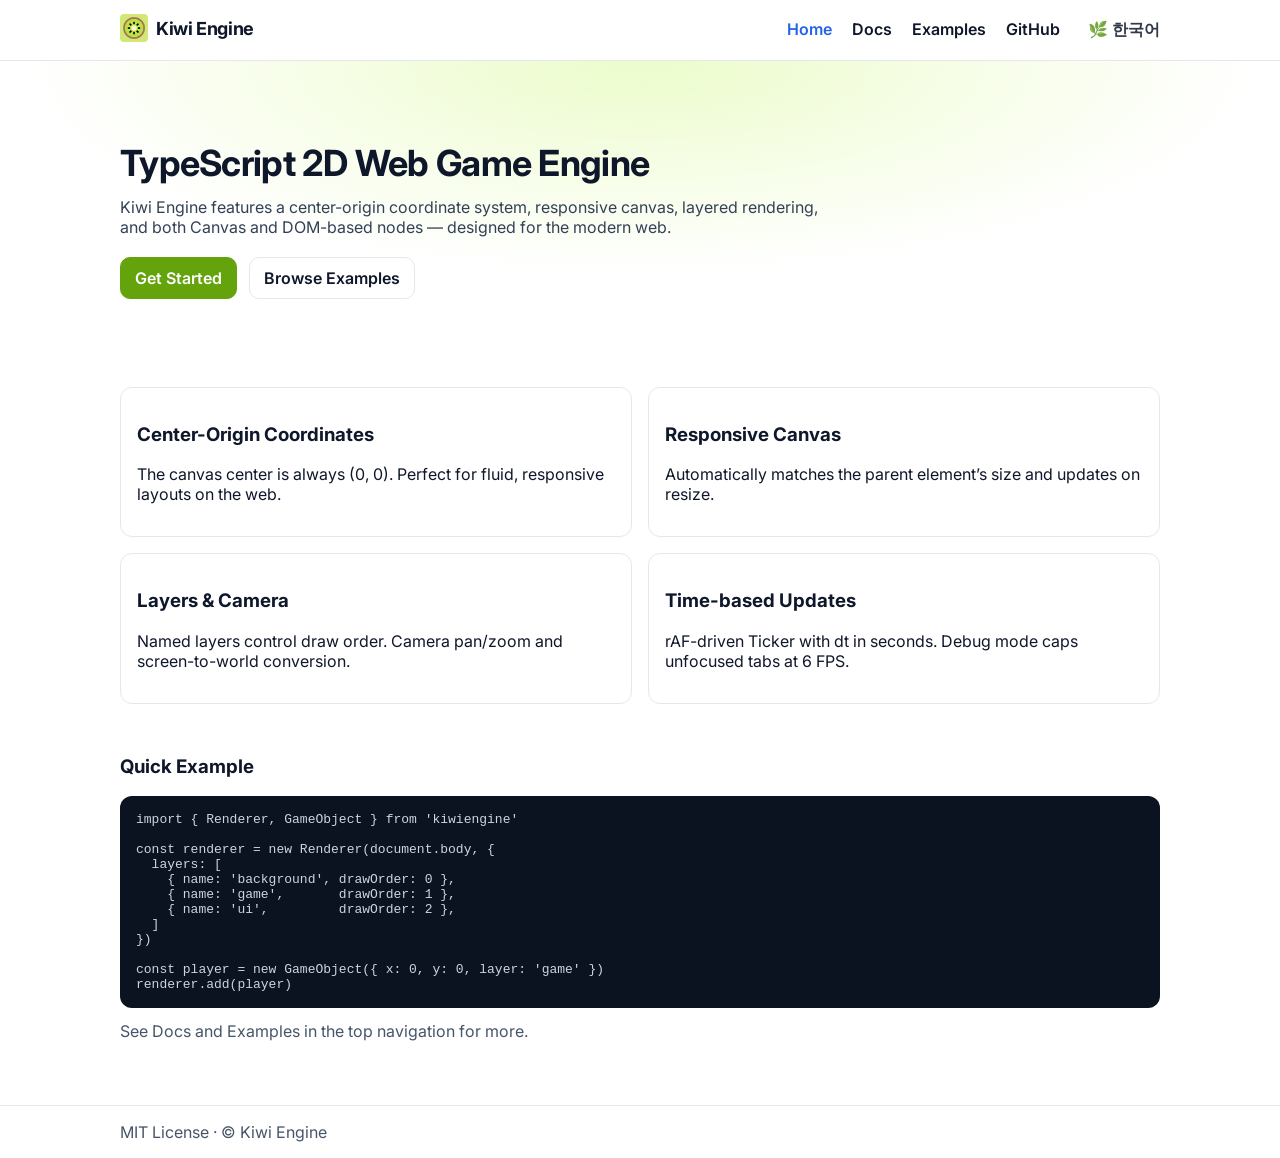
<file: index.html>
<!doctype html>
<html lang="en">
<head>
  <meta charset="utf-8" />
  <meta name="viewport" content="width=device-width, initial-scale=1" />
  <title>Kiwi Engine</title>
  <meta name="description" content="Kiwi Engine is a TypeScript-based 2D web game engine." />
  <link rel="preconnect" href="https://fonts.googleapis.com">
  <link rel="preconnect" href="https://fonts.gstatic.com" crossorigin>
  <link href="https://fonts.googleapis.com/css2?family=Inter:wght@400;600;700&display=swap" rel="stylesheet">
  <link rel="stylesheet" href="/styles.css" />
</head>
<body>
  <header class="site-header">
    <div class="container">
      <h1 class="logo"><a href="/index.html"><img src="/logo.png" alt="Kiwi Engine logo"> <span>Kiwi Engine</span></a></h1>
      <nav class="nav">
        <a href="/index.html">Home</a>
        <a href="/pages/docs.html">Docs</a>
        <a href="/pages/examples.html">Examples</a>
        <a href="https://github.com/kiwiengine/kiwiengine" target="_blank" rel="noopener">GitHub</a>
        <a class="lang" href="/ko/index.html" hreflang="ko" title="한국어">한국어</a>
      </nav>
    </div>
  </header>

  <main>
    <section class="hero">
      <div class="container">
        <h2>TypeScript 2D Web Game Engine</h2>
        <p>
          Kiwi Engine features a center-origin coordinate system, responsive canvas, layered rendering, and both Canvas and DOM-based nodes — designed for the modern web.
        </p>
        <div class="cta">
          <a class="btn primary" href="/pages/docs.html">Get Started</a>
          <a class="btn" href="/pages/examples.html">Browse Examples</a>
        </div>
      </div>
    </section>

    <section class="features">
      <div class="container grid">
        <div class="card">
          <h3>Center-Origin Coordinates</h3>
          <p>The canvas center is always (0, 0). Perfect for fluid, responsive layouts on the web.</p>
        </div>
        <div class="card">
          <h3>Responsive Canvas</h3>
          <p>Automatically matches the parent element’s size and updates on resize.</p>
        </div>
        <div class="card">
          <h3>Layers & Camera</h3>
          <p>Named layers control draw order. Camera pan/zoom and screen-to-world conversion.</p>
        </div>
        <div class="card">
          <h3>Time-based Updates</h3>
          <p>rAF-driven Ticker with dt in seconds. Debug mode caps unfocused tabs at 6 FPS.</p>
        </div>
      </div>
    </section>

    <section class="code">
      <div class="container">
        <h3>Quick Example</h3>
        <pre><code class="lang-ts">import { Renderer, GameObject } from 'kiwiengine'

const renderer = new Renderer(document.body, {
  layers: [
    { name: 'background', drawOrder: 0 },
    { name: 'game',       drawOrder: 1 },
    { name: 'ui',         drawOrder: 2 },
  ]
})

const player = new GameObject({ x: 0, y: 0, layer: 'game' })
renderer.add(player)
</code></pre>
        <p class="hint">See Docs and Examples in the top navigation for more.</p>
      </div>
    </section>
  </main>

  <footer class="site-footer">
    <div class="container">
      <span>MIT License · © Kiwi Engine</span>
    </div>
  </footer>

  <script src="/script.js" defer></script>
</body>
</html>
</file>
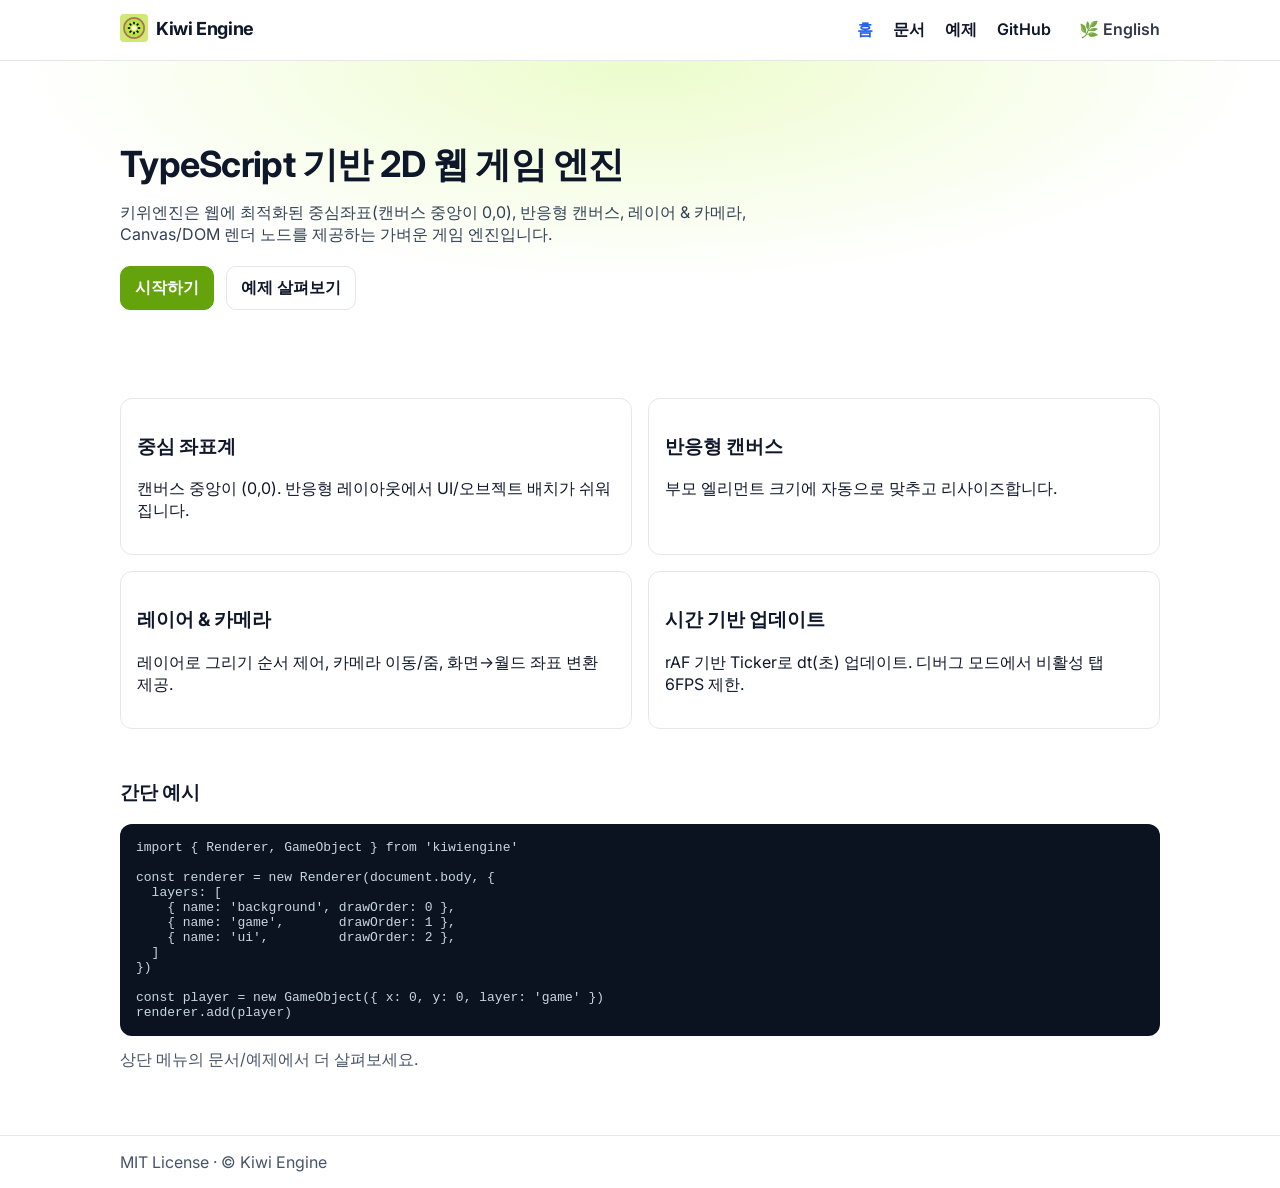
<file: ko/index.html>
<!doctype html>
<html lang="ko">
<head>
  <meta charset="utf-8" />
  <meta name="viewport" content="width=device-width, initial-scale=1" />
  <title>키위엔진 | Kiwi Engine</title>
  <meta name="description" content="TypeScript 기반 2D 웹 게임 엔진, 키위엔진 (Kiwi Engine)" />
  <link rel="preconnect" href="https://fonts.googleapis.com">
  <link rel="preconnect" href="https://fonts.gstatic.com" crossorigin>
  <link href="https://fonts.googleapis.com/css2?family=Inter:wght@400;600;700&display=swap" rel="stylesheet">
  <link rel="stylesheet" href="/styles.css" />
</head>
<body>
  <header class="site-header">
    <div class="container">
      <h1 class="logo"><a href="/ko/index.html"><img src="/logo.png" alt="Kiwi Engine 로고"> <span>Kiwi Engine</span></a></h1>
      <nav class="nav">
        <a href="/ko/index.html">홈</a>
        <a href="/ko/pages/docs.html">문서</a>
        <a href="/ko/pages/examples.html">예제</a>
        <a href="https://github.com/kiwiengine/kiwiengine" target="_blank" rel="noopener">GitHub</a>
        <a class="lang" href="/index.html" hreflang="en" title="English">English</a>
      </nav>
    </div>
  </header>

  <main>
    <section class="hero">
      <div class="container">
        <h2>TypeScript 기반 2D 웹 게임 엔진</h2>
        <p>
          키위엔진은 웹에 최적화된 중심좌표(캔버스 중앙이 0,0), 반응형 캔버스, 레이어 & 카메라,
          Canvas/DOM 렌더 노드를 제공하는 가벼운 게임 엔진입니다.
        </p>
        <div class="cta">
          <a class="btn primary" href="/ko/pages/docs.html">시작하기</a>
          <a class="btn" href="/ko/pages/examples.html">예제 살펴보기</a>
        </div>
      </div>
    </section>

    <section class="features">
      <div class="container grid">
        <div class="card">
          <h3>중심 좌표계</h3>
          <p>캔버스 중앙이 (0,0). 반응형 레이아웃에서 UI/오브젝트 배치가 쉬워집니다.</p>
        </div>
        <div class="card">
          <h3>반응형 캔버스</h3>
          <p>부모 엘리먼트 크기에 자동으로 맞추고 리사이즈합니다.</p>
        </div>
        <div class="card">
          <h3>레이어 & 카메라</h3>
          <p>레이어로 그리기 순서 제어, 카메라 이동/줌, 화면→월드 좌표 변환 제공.</p>
        </div>
        <div class="card">
          <h3>시간 기반 업데이트</h3>
          <p>rAF 기반 Ticker로 dt(초) 업데이트. 디버그 모드에서 비활성 탭 6FPS 제한.</p>
        </div>
      </div>
    </section>

    <section class="code">
      <div class="container">
        <h3>간단 예시</h3>
        <pre><code class="lang-ts">import { Renderer, GameObject } from 'kiwiengine'

const renderer = new Renderer(document.body, {
  layers: [
    { name: 'background', drawOrder: 0 },
    { name: 'game',       drawOrder: 1 },
    { name: 'ui',         drawOrder: 2 },
  ]
})

const player = new GameObject({ x: 0, y: 0, layer: 'game' })
renderer.add(player)
</code></pre>
        <p class="hint">상단 메뉴의 문서/예제에서 더 살펴보세요.</p>
      </div>
    </section>
  </main>

  <footer class="site-footer">
    <div class="container">
      <span>MIT License · © Kiwi Engine</span>
    </div>
  </footer>

  <script src="/script.js" defer></script>
</body>
</html>
</file>
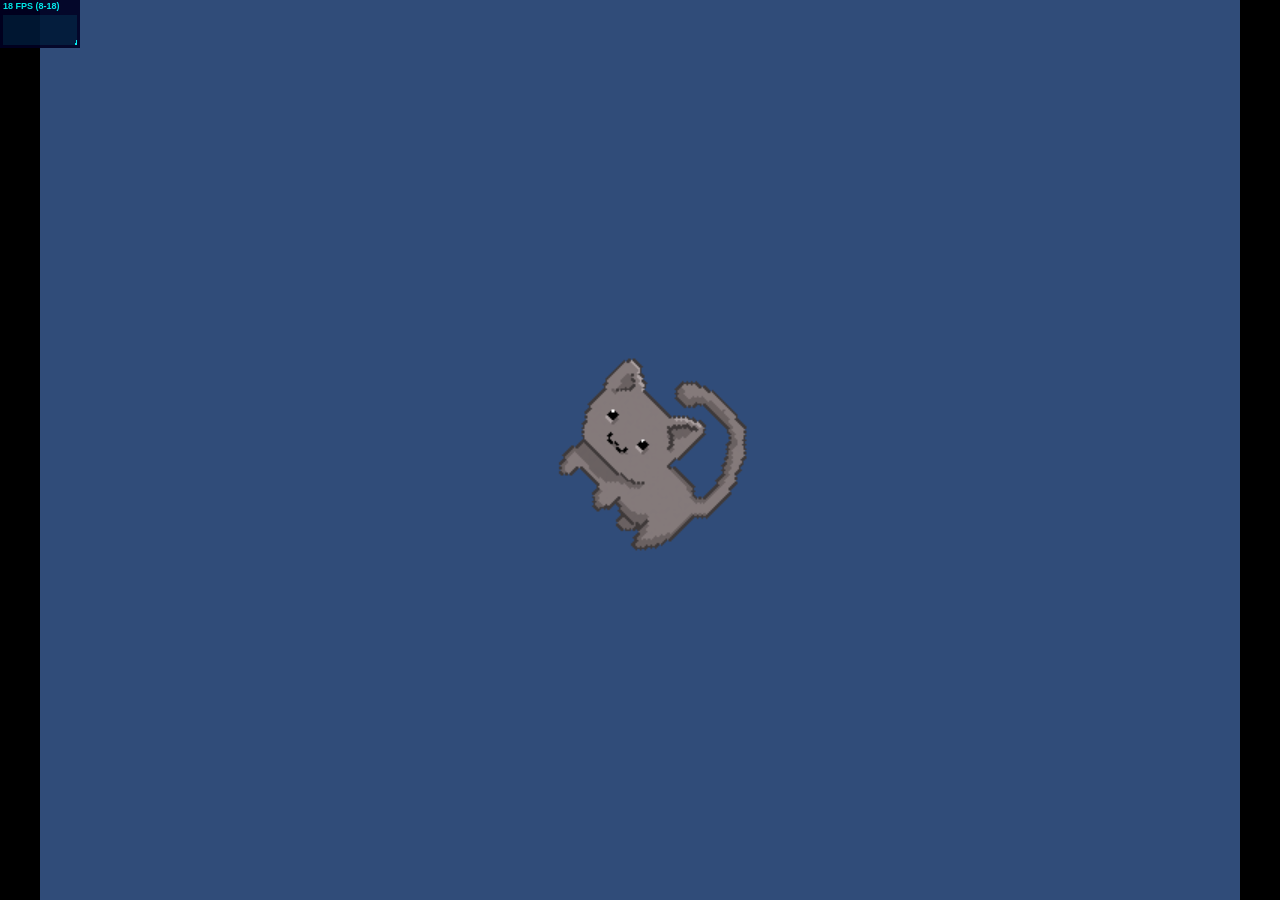
<file: demos/collision-test/index.html>
<!doctype html>
<html>

<head>
  <meta charset="utf-8">
  <meta name="viewport" content="width=device-width,initial-scale=1">
  <style>
    html,
    body {
      width: 100%;
      height: 100%;
      margin: 0;
      padding: 0;
      overflow: hidden;
      background-color: #000;
    }
  </style>
</head>

<body>
  <script src="dist/game.js"></script>
</body>

</html>
</file>
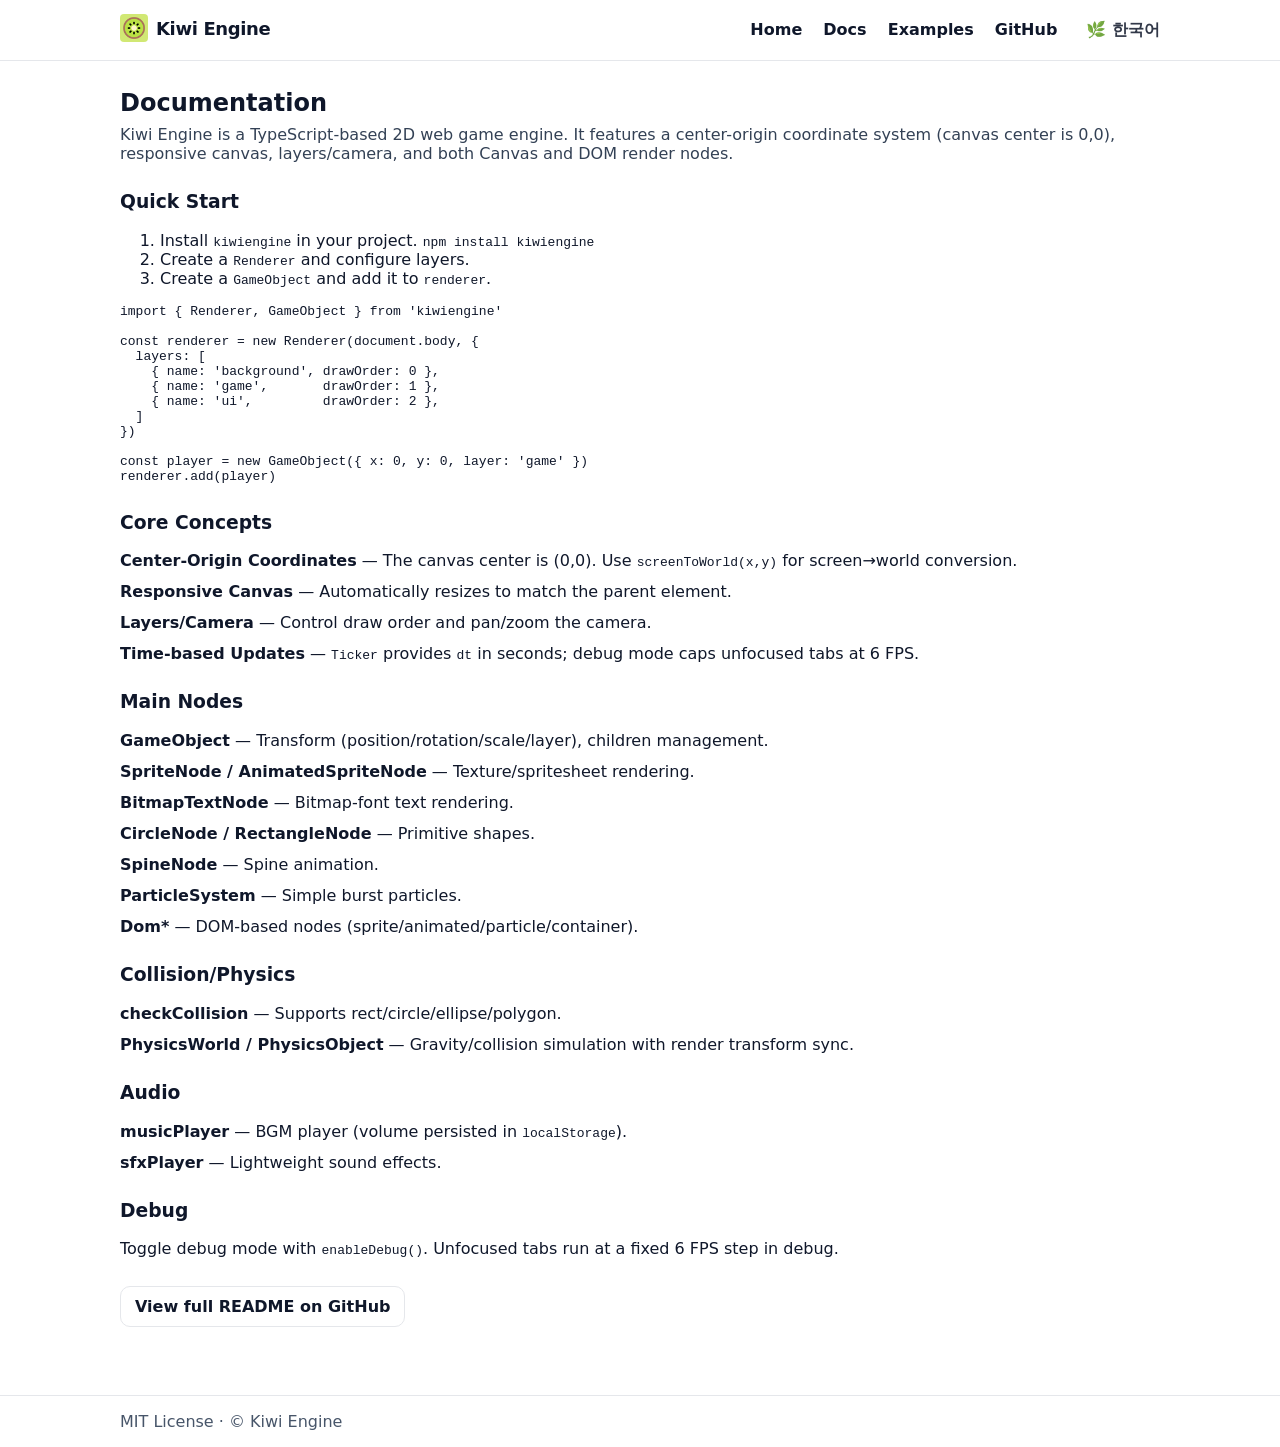
<file: pages/docs.html>
<!doctype html>
<html lang="en">
<head>
  <meta charset="utf-8" />
  <meta name="viewport" content="width=device-width, initial-scale=1" />
  <title>Docs | Kiwi Engine</title>
  <link rel="stylesheet" href="/styles.css" />
</head>
<body>
  <header class="site-header">
    <div class="container">
      <h1 class="logo"><a href="/index.html"><img src="/logo.png" alt="Kiwi Engine logo"> <span>Kiwi Engine</span></a></h1>
      <nav class="nav">
        <a href="/index.html">Home</a>
        <a href="/pages/docs.html">Docs</a>
        <a href="/pages/examples.html">Examples</a>
        <a href="https://github.com/kiwiengine/kiwiengine" target="_blank" rel="noopener">GitHub</a>
        <a class="lang" href="/ko/pages/docs.html" hreflang="ko" title="한국어">한국어</a>
      </nav>
    </div>
  </header>

  <main class="page">
    <div class="container">
      <h2>Documentation</h2>
      <p class="lead">Kiwi Engine is a TypeScript-based 2D web game engine. It features a center-origin coordinate system (canvas center is 0,0), responsive canvas, layers/camera, and both Canvas and DOM render nodes.</p>

      <div class="section">
        <h3>Quick Start</h3>
        <ol>
          <li>Install <code>kiwiengine</code> in your project. <code>npm install kiwiengine</code></li>
          <li>Create a <code>Renderer</code> and configure layers.</li>
          <li>Create a <code>GameObject</code> and add it to <code>renderer</code>.</li>
        </ol>
        <pre><code class="lang-ts">import { Renderer, GameObject } from 'kiwiengine'

const renderer = new Renderer(document.body, {
  layers: [
    { name: 'background', drawOrder: 0 },
    { name: 'game',       drawOrder: 1 },
    { name: 'ui',         drawOrder: 2 },
  ]
})

const player = new GameObject({ x: 0, y: 0, layer: 'game' })
renderer.add(player)
</code></pre>
      </div>

      <div class="section">
        <h3>Core Concepts</h3>
        <ul class="list">
          <li><strong>Center-Origin Coordinates</strong> — The canvas center is (0,0). Use <code>screenToWorld(x,y)</code> for screen→world conversion.</li>
          <li><strong>Responsive Canvas</strong> — Automatically resizes to match the parent element.</li>
          <li><strong>Layers/Camera</strong> — Control draw order and pan/zoom the camera.</li>
          <li><strong>Time-based Updates</strong> — <code>Ticker</code> provides <code>dt</code> in seconds; debug mode caps unfocused tabs at 6 FPS.</li>
        </ul>
      </div>

      <div class="section">
        <h3>Main Nodes</h3>
        <ul class="list">
          <li><strong>GameObject</strong> — Transform (position/rotation/scale/layer), children management.</li>
          <li><strong>SpriteNode / AnimatedSpriteNode</strong> — Texture/spritesheet rendering.</li>
          <li><strong>BitmapTextNode</strong> — Bitmap-font text rendering.</li>
          <li><strong>CircleNode / RectangleNode</strong> — Primitive shapes.</li>
          <li><strong>SpineNode</strong> — Spine animation.</li>
          <li><strong>ParticleSystem</strong> — Simple burst particles.</li>
          <li><strong>Dom*</strong> — DOM-based nodes (sprite/animated/particle/container).</li>
        </ul>
      </div>

      <div class="section">
        <h3>Collision/Physics</h3>
        <ul class="list">
          <li><strong>checkCollision</strong> — Supports rect/circle/ellipse/polygon.</li>
          <li><strong>PhysicsWorld / PhysicsObject</strong> — Gravity/collision simulation with render transform sync.</li>
        </ul>
      </div>

      <div class="section">
        <h3>Audio</h3>
        <ul class="list">
          <li><strong>musicPlayer</strong> — BGM player (volume persisted in <code>localStorage</code>).</li>
          <li><strong>sfxPlayer</strong> — Lightweight sound effects.</li>
        </ul>
      </div>

      <div class="section">
        <h3>Debug</h3>
        <p>Toggle debug mode with <code>enableDebug()</code>. Unfocused tabs run at a fixed 6 FPS step in debug.</p>
      </div>

      <div class="section">
        <a class="btn" href="https://github.com/kiwiengine/kiwiengine" target="_blank" rel="noopener">View full README on GitHub</a>
      </div>
    </div>
  </main>

  <footer class="site-footer">
    <div class="container">
      <span>MIT License · © Kiwi Engine</span>
    </div>
  </footer>
</body>
</html>
</file>
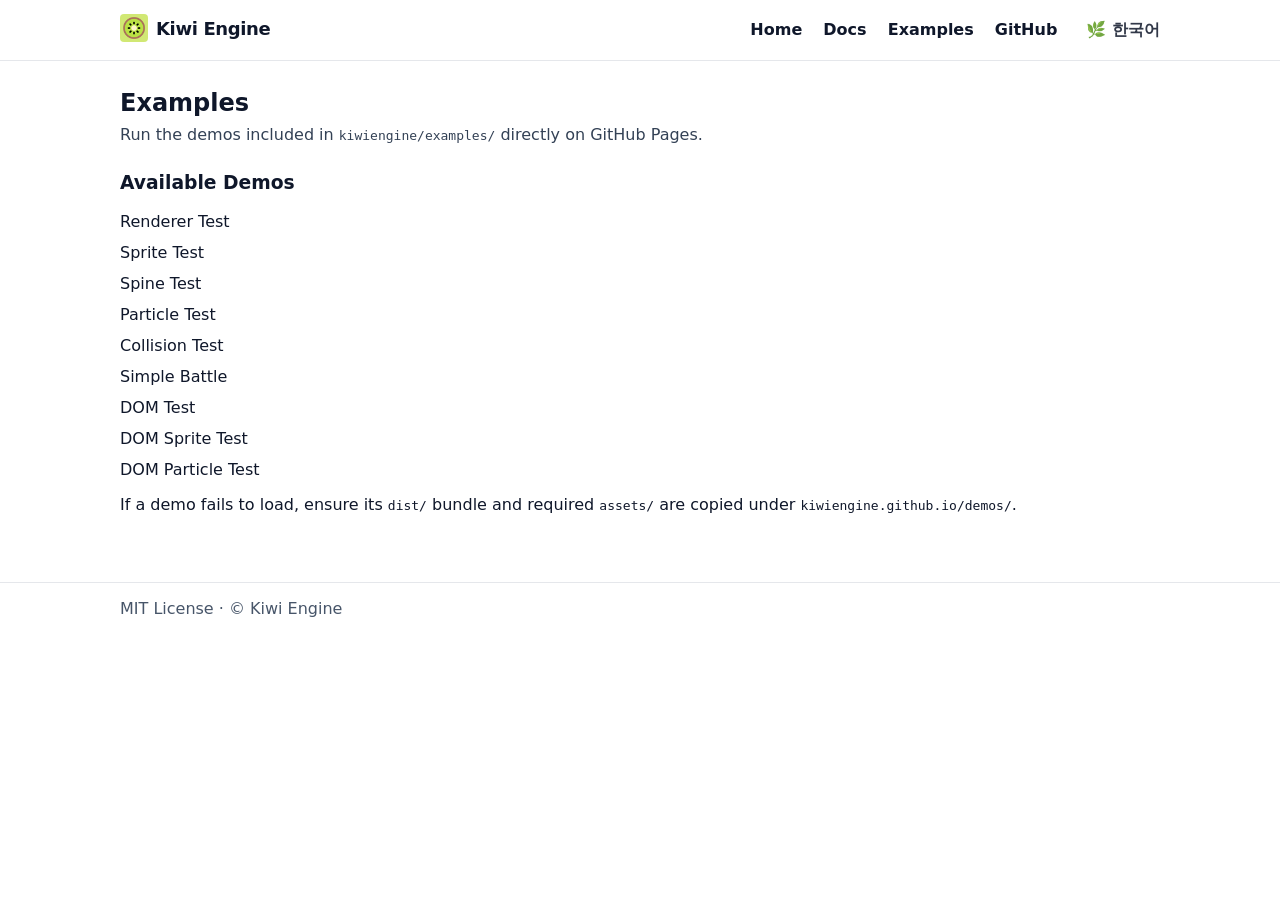
<file: pages/examples.html>
<!doctype html>
<html lang="en">
<head>
  <meta charset="utf-8" />
  <meta name="viewport" content="width=device-width, initial-scale=1" />
  <title>Examples | Kiwi Engine</title>
  <link rel="stylesheet" href="/styles.css" />
</head>
<body>
  <header class="site-header">
    <div class="container">
      <h1 class="logo"><a href="/index.html"><img src="/logo.png" alt="Kiwi Engine logo"> <span>Kiwi Engine</span></a></h1>
      <nav class="nav">
        <a href="/index.html">Home</a>
        <a href="/pages/docs.html">Docs</a>
        <a href="/pages/examples.html">Examples</a>
        <a href="https://github.com/kiwiengine/kiwiengine" target="_blank" rel="noopener">GitHub</a>
        <a class="lang" href="/ko/pages/examples.html" hreflang="ko" title="한국어">한국어</a>
      </nav>
    </div>
  </header>

  <main class="page">
    <div class="container">
      <h2>Examples</h2>
      <p class="lead">Run the demos included in <code>kiwiengine/examples/</code> directly on GitHub Pages.</p>

      <div class="section">
        <h3>Available Demos</h3>
        <ul class="list">
          <li><a href="/demos/renderer-test/" target="_blank">Renderer Test</a></li>
          <li><a href="/demos/sprite-test/" target="_blank">Sprite Test</a></li>
          <li><a href="/demos/spine-test/" target="_blank">Spine Test</a></li>
          <li><a href="/demos/particle-test/" target="_blank">Particle Test</a></li>
          <li><a href="/demos/collision-test/" target="_blank">Collision Test</a></li>
          <li><a href="/demos/simple-battle/" target="_blank">Simple Battle</a></li>
          <li><a href="/demos/dom-test/" target="_blank">DOM Test</a></li>
          <li><a href="/demos/dom-sprite-test/" target="_blank">DOM Sprite Test</a></li>
          <li><a href="/demos/dom-particle-test/" target="_blank">DOM Particle Test</a></li>
        </ul>
        <p class="hint">If a demo fails to load, ensure its <code>dist/</code> bundle and required <code>assets/</code> are copied under <code>kiwiengine.github.io/demos/</code>.</p>
      </div>
    </div>
  </main>

  <footer class="site-footer">
    <div class="container">
      <span>MIT License · © Kiwi Engine</span>
    </div>
  </footer>
</body>
</html>
</file>
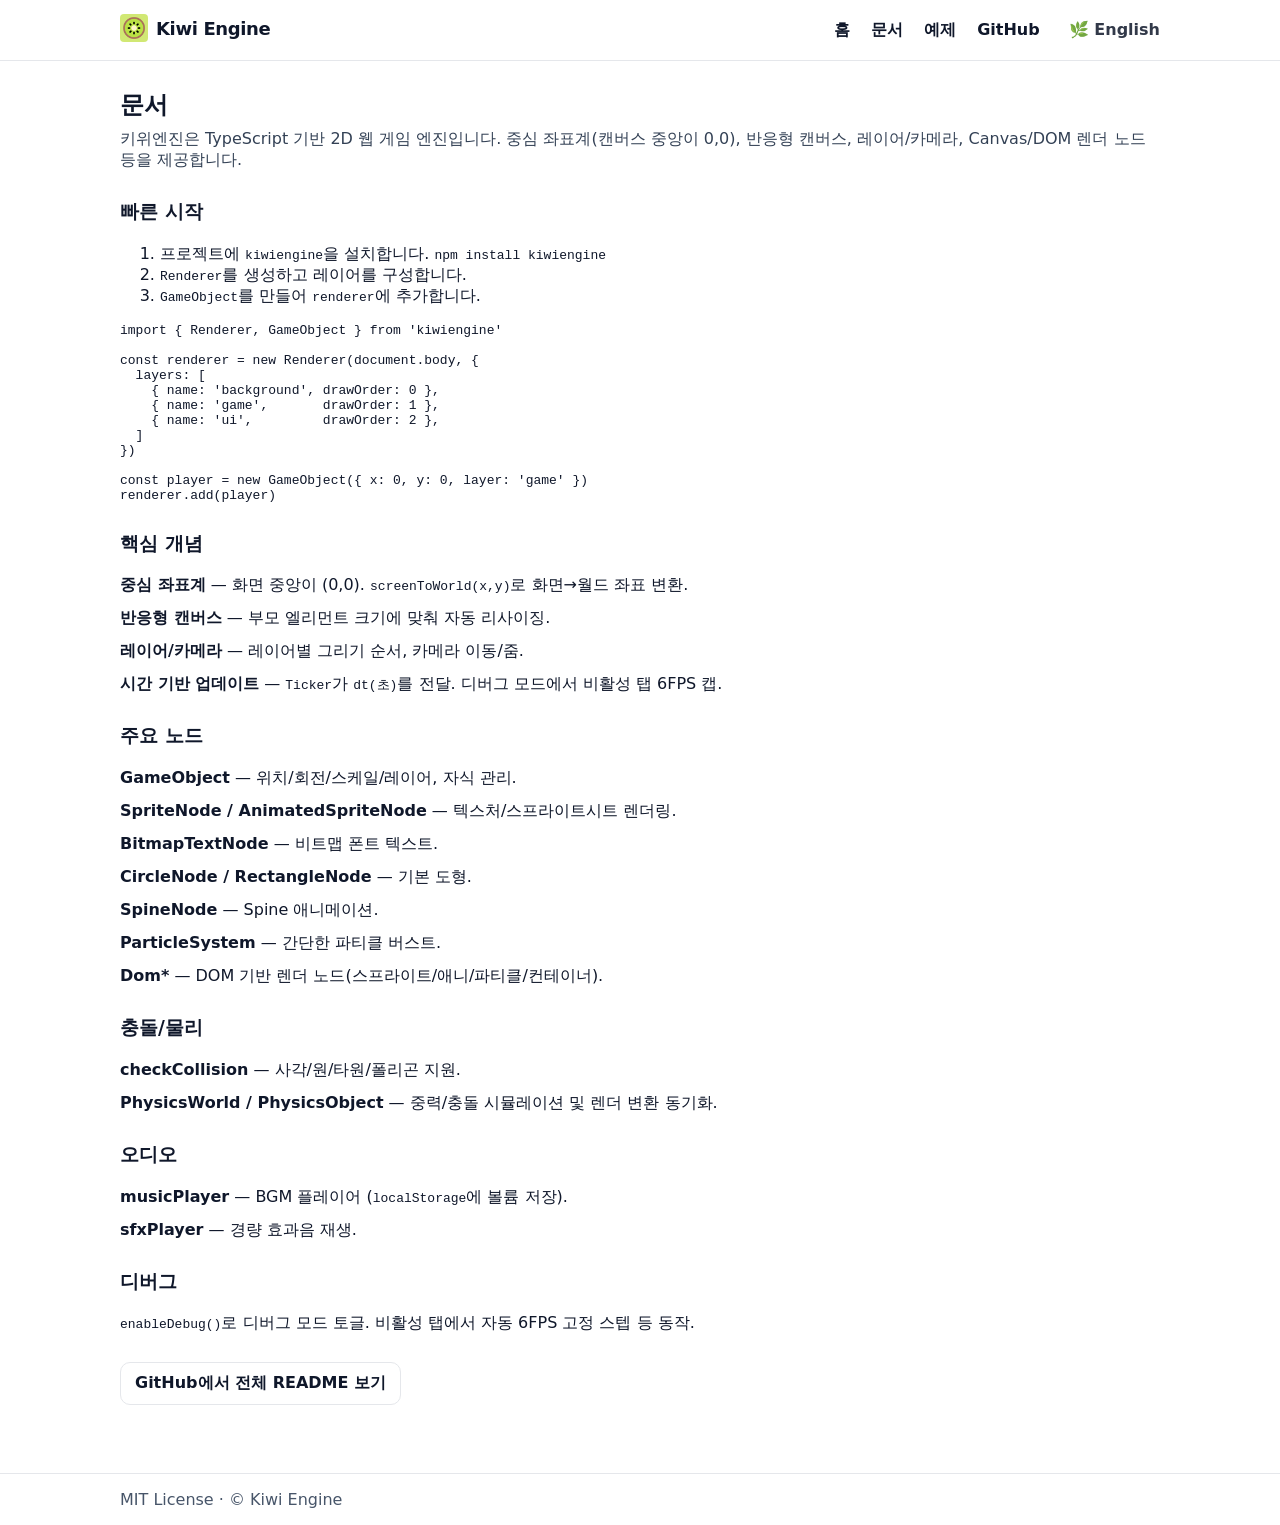
<file: ko/pages/docs.html>
<!doctype html>
<html lang="ko">
<head>
  <meta charset="utf-8" />
  <meta name="viewport" content="width=device-width, initial-scale=1" />
  <title>문서 | Kiwi Engine</title>
  <link rel="stylesheet" href="/styles.css" />
</head>
<body>
  <header class="site-header">
    <div class="container">
      <h1 class="logo"><a href="/ko/index.html"><img src="/logo.png" alt="Kiwi Engine 로고"> <span>Kiwi Engine</span></a></h1>
      <nav class="nav">
        <a href="/ko/index.html">홈</a>
        <a href="/ko/pages/docs.html">문서</a>
        <a href="/ko/pages/examples.html">예제</a>
        <a href="https://github.com/kiwiengine/kiwiengine" target="_blank" rel="noopener">GitHub</a>
        <a class="lang" href="/pages/docs.html" hreflang="en" title="English">English</a>
      </nav>
    </div>
  </header>

  <main class="page">
    <div class="container">
      <h2>문서</h2>
      <p class="lead">키위엔진은 TypeScript 기반 2D 웹 게임 엔진입니다. 중심 좌표계(캔버스 중앙이 0,0), 반응형 캔버스, 레이어/카메라, Canvas/DOM 렌더 노드 등을 제공합니다.</p>

      <div class="section">
        <h3>빠른 시작</h3>
        <ol>
          <li>프로젝트에 <code>kiwiengine</code>을 설치합니다. <code>npm install kiwiengine</code></li>
          <li><code>Renderer</code>를 생성하고 레이어를 구성합니다.</li>
          <li><code>GameObject</code>를 만들어 <code>renderer</code>에 추가합니다.</li>
        </ol>
        <pre><code class="lang-ts">import { Renderer, GameObject } from 'kiwiengine'

const renderer = new Renderer(document.body, {
  layers: [
    { name: 'background', drawOrder: 0 },
    { name: 'game',       drawOrder: 1 },
    { name: 'ui',         drawOrder: 2 },
  ]
})

const player = new GameObject({ x: 0, y: 0, layer: 'game' })
renderer.add(player)
</code></pre>
      </div>

      <div class="section">
        <h3>핵심 개념</h3>
        <ul class="list">
          <li><strong>중심 좌표계</strong> — 화면 중앙이 (0,0). <code>screenToWorld(x,y)</code>로 화면→월드 좌표 변환.</li>
          <li><strong>반응형 캔버스</strong> — 부모 엘리먼트 크기에 맞춰 자동 리사이징.</li>
          <li><strong>레이어/카메라</strong> — 레이어별 그리기 순서, 카메라 이동/줌.</li>
          <li><strong>시간 기반 업데이트</strong> — <code>Ticker</code>가 <code>dt(초)</code>를 전달. 디버그 모드에서 비활성 탭 6FPS 캡.</li>
        </ul>
      </div>

      <div class="section">
        <h3>주요 노드</h3>
        <ul class="list">
          <li><strong>GameObject</strong> — 위치/회전/스케일/레이어, 자식 관리.</li>
          <li><strong>SpriteNode / AnimatedSpriteNode</strong> — 텍스처/스프라이트시트 렌더링.</li>
          <li><strong>BitmapTextNode</strong> — 비트맵 폰트 텍스트.</li>
          <li><strong>CircleNode / RectangleNode</strong> — 기본 도형.</li>
          <li><strong>SpineNode</strong> — Spine 애니메이션.</li>
          <li><strong>ParticleSystem</strong> — 간단한 파티클 버스트.</li>
          <li><strong>Dom*</strong> — DOM 기반 렌더 노드(스프라이트/애니/파티클/컨테이너).</li>
        </ul>
      </div>

      <div class="section">
        <h3>충돌/물리</h3>
        <ul class="list">
          <li><strong>checkCollision</strong> — 사각/원/타원/폴리곤 지원.</li>
          <li><strong>PhysicsWorld / PhysicsObject</strong> — 중력/충돌 시뮬레이션 및 렌더 변환 동기화.</li>
        </ul>
      </div>

      <div class="section">
        <h3>오디오</h3>
        <ul class="list">
          <li><strong>musicPlayer</strong> — BGM 플레이어 (<code>localStorage</code>에 볼륨 저장).</li>
          <li><strong>sfxPlayer</strong> — 경량 효과음 재생.</li>
        </ul>
      </div>

      <div class="section">
        <h3>디버그</h3>
        <p><code>enableDebug()</code>로 디버그 모드 토글. 비활성 탭에서 자동 6FPS 고정 스텝 등 동작.</p>
      </div>

      <div class="section">
        <a class="btn" href="https://github.com/kiwiengine/kiwiengine/blob/main/README.ko.md" target="_blank" rel="noopener">GitHub에서 전체 README 보기</a>
      </div>
    </div>
  </main>

  <footer class="site-footer">
    <div class="container">
      <span>MIT License · © Kiwi Engine</span>
    </div>
  </footer>
</body>
</html>
</file>
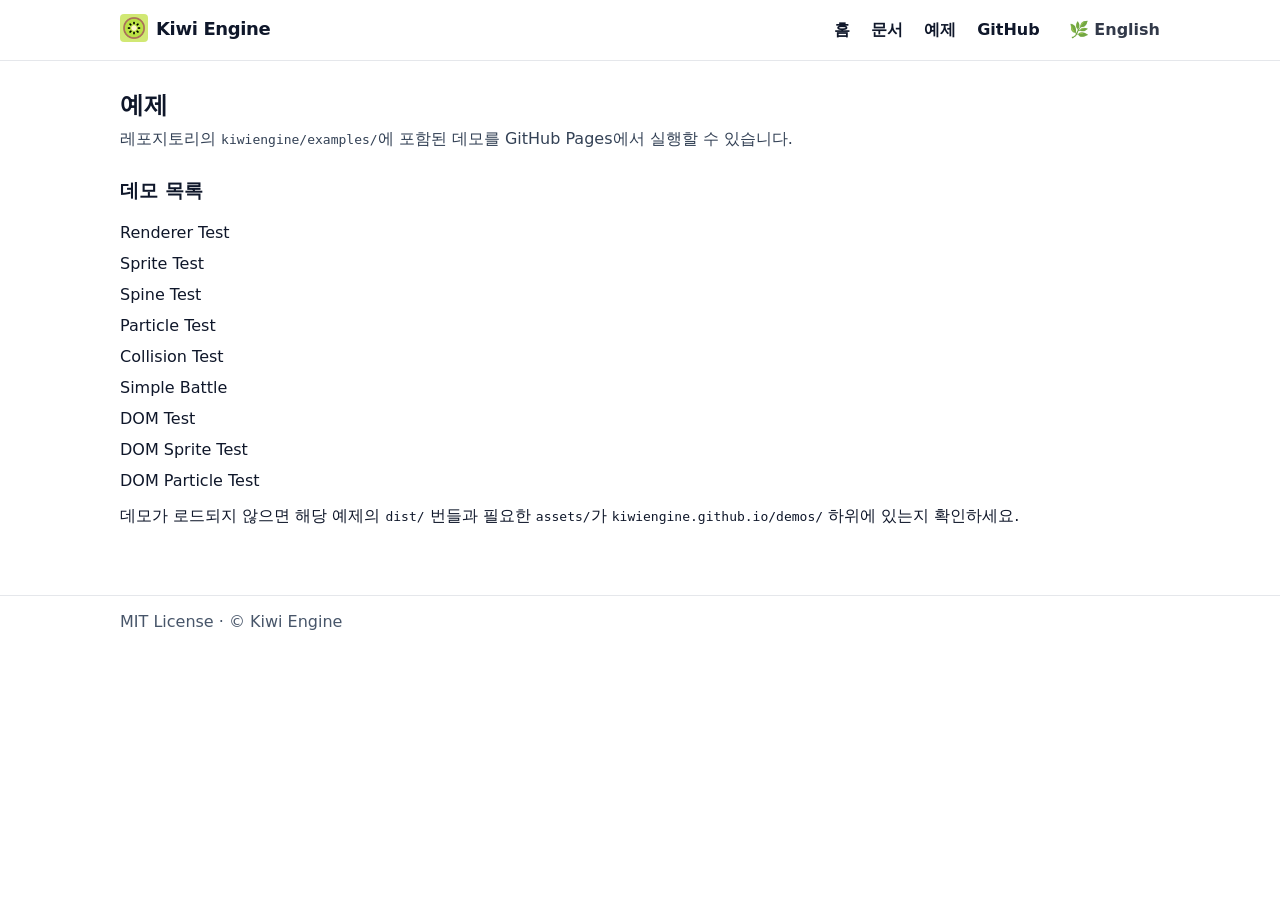
<file: ko/pages/examples.html>
<!doctype html>
<html lang="ko">
<head>
  <meta charset="utf-8" />
  <meta name="viewport" content="width=device-width, initial-scale=1" />
  <title>예제 | Kiwi Engine</title>
  <link rel="stylesheet" href="/styles.css" />
</head>
<body>
  <header class="site-header">
    <div class="container">
      <h1 class="logo"><a href="/ko/index.html"><img src="/logo.png" alt="Kiwi Engine 로고"> <span>Kiwi Engine</span></a></h1>
      <nav class="nav">
        <a href="/ko/index.html">홈</a>
        <a href="/ko/pages/docs.html">문서</a>
        <a href="/ko/pages/examples.html">예제</a>
        <a href="https://github.com/kiwiengine/kiwiengine" target="_blank" rel="noopener">GitHub</a>
        <a class="lang" href="/pages/examples.html" hreflang="en" title="English">English</a>
      </nav>
    </div>
  </header>

  <main class="page">
    <div class="container">
      <h2>예제</h2>
      <p class="lead">레포지토리의 <code>kiwiengine/examples/</code>에 포함된 데모를 GitHub Pages에서 실행할 수 있습니다.</p>

      <div class="section">
        <h3>데모 목록</h3>
        <ul class="list">
          <li><a href="/demos/renderer-test/" target="_blank">Renderer Test</a></li>
          <li><a href="/demos/sprite-test/" target="_blank">Sprite Test</a></li>
          <li><a href="/demos/spine-test/" target="_blank">Spine Test</a></li>
          <li><a href="/demos/particle-test/" target="_blank">Particle Test</a></li>
          <li><a href="/demos/collision-test/" target="_blank">Collision Test</a></li>
          <li><a href="/demos/simple-battle/" target="_blank">Simple Battle</a></li>
          <li><a href="/demos/dom-test/" target="_blank">DOM Test</a></li>
          <li><a href="/demos/dom-sprite-test/" target="_blank">DOM Sprite Test</a></li>
          <li><a href="/demos/dom-particle-test/" target="_blank">DOM Particle Test</a></li>
        </ul>
        <p class="hint">데모가 로드되지 않으면 해당 예제의 <code>dist/</code> 번들과 필요한 <code>assets/</code>가 <code>kiwiengine.github.io/demos/</code> 하위에 있는지 확인하세요.</p>
      </div>
    </div>
  </main>

  <footer class="site-footer">
    <div class="container">
      <span>MIT License · © Kiwi Engine</span>
    </div>
  </footer>
</body>
</html>
</file>
<file: styles.css>
* { box-sizing: border-box; }
html, body { height: 100%; }
body {
  margin: 0;
  font-family: Inter, system-ui, -apple-system, Segoe UI, Roboto, Helvetica, Arial, "Apple Color Emoji", "Segoe UI Emoji";
  color: #0f172a;
  background: #ffffff;
}
.container { max-width: 1080px; margin: 0 auto; padding: 0 20px; }
.site-header { position: sticky; top: 0; background: rgba(255,255,255,0.85); backdrop-filter: saturate(180%) blur(8px); border-bottom: 1px solid #e5e7eb; z-index: 10; }
.site-header .container { display: flex; align-items: center; justify-content: space-between; height: 60px; }
.logo { font-size: 18px; margin: 0; font-weight: 700; letter-spacing: -0.02em; }
.logo a { display: inline-flex; align-items: center; gap: 8px; color: inherit; text-decoration: none; }
.logo img { height: 28px; width: auto; display: block; border-radius: 4px; }
.nav a { color: #0f172a; text-decoration: none; margin-left: 16px; font-weight: 600; }
.nav a:hover { color: #65a30d; }
.nav a.lang { margin-left: 24px; opacity: 0.85; }
.nav a.lang::before { content: '🌿 '; }
.hero { padding: 80px 0 56px; background: radial-gradient(80% 120% at 50% 0%, #ecfccb 0%, rgba(255,255,255,0) 60%); }
.hero h2 { font-size: 36px; margin: 0 0 12px; letter-spacing: -0.02em; }
.hero p { margin: 0 0 20px; color: #334155; max-width: 720px; }
.cta { display: flex; gap: 12px; }
.btn { display: inline-block; padding: 10px 14px; border-radius: 10px; border: 1px solid #e5e7eb; text-decoration: none; color: #0f172a; font-weight: 600; background: #fff; }
.btn.primary { background: #65a30d; color: #fff; border-color: #65a30d; }
.btn:hover { box-shadow: 0 1px 2px rgba(0,0,0,0.05), 0 4px 14px rgba(101,163,13,0.25); }
.features { padding: 32px 0 8px; }
.grid { display: grid; grid-template-columns: repeat(2, minmax(0, 1fr)); gap: 16px; }
@media (max-width: 720px) { .grid { grid-template-columns: 1fr; } }
.card { border: 1px solid #e5e7eb; border-radius: 12px; padding: 16px; background: #fff; }
.code { padding: 24px 0 48px; }
.code pre { background: #0b1220; color: #cbd5e1; padding: 16px; border-radius: 12px; overflow: auto; }
.code .hint { color: #475569; margin-top: 10px; }
.site-footer { border-top: 1px solid #e5e7eb; padding: 16px 0; color: #475569; }
.list { list-style: none; padding: 0; margin: 0; display: grid; gap: 12px; }
.list a { text-decoration: none; color: #0f172a; }
.list a:hover { color: #65a30d; }
.page { padding: 28px 0 40px; }
.page h2 { margin: 0 0 8px; }
.page .lead { color: #334155; margin: 0 0 16px; }
.page .section { margin: 28px 0; }
</file>
